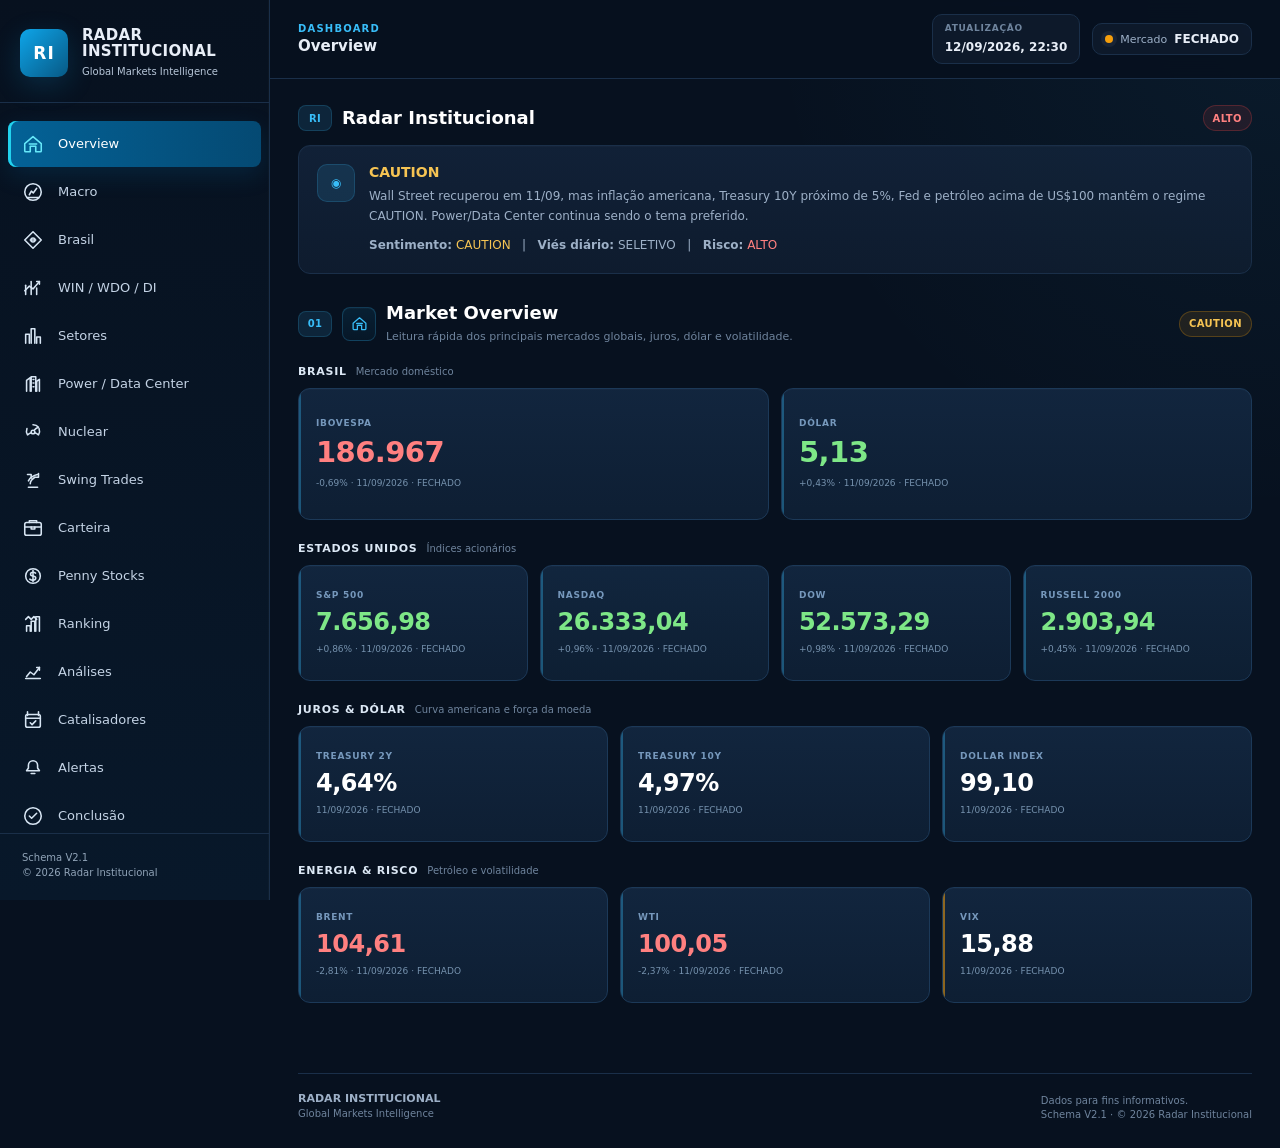
<file: index.html>
<!DOCTYPE html>
<html lang="pt-BR">

<head>
    <meta charset="UTF-8">

    <meta name="viewport"
          content="width=device-width, initial-scale=1.0">

    <meta name="description"
          content="Radar Institucional V2.1 - Global Markets Intelligence">

    <title>Radar Institucional</title>

    <link rel="stylesheet"
          href="css/style.css">
</head>

<body class="app-shell">

    <!-- =========================================================
         SIDEBAR
         Etapa 1: estrutura preparada para navegação entre páginas.
         A lógica de troca de páginas será adicionada ao radar.js
         somente na Etapa 3.
         ========================================================= -->

    <aside class="sidebar">

        <div class="sidebar-brand">

            <div class="logo-icon">
                RI
            </div>

            <div class="sidebar-brand-text">
                <h1>RADAR INSTITUCIONAL</h1>
                <span>Global Markets Intelligence</span>
            </div>

        </div>

        <nav class="sidebar-nav" aria-label="Navegação principal">
                <a href="#overview" class="sidebar-link is-active" data-page-target="overview">
                    <span class="sidebar-icon"><svg viewBox="0 0 24 24" aria-hidden="true"><path d="M3 11.5 12 4l9 7.5v8a1 1 0 0 1-1 1h-5v-6H9v6H4a1 1 0 0 1-1-1z"/><path d="M8 12h8"/></svg></span>
                    <span class="sidebar-label">Overview</span>
                </a>
                <a href="#macro" class="sidebar-link" data-page-target="macro">
                    <span class="sidebar-icon"><svg viewBox="0 0 24 24" aria-hidden="true"><circle cx="12" cy="12" r="9"/><path d="M8 15l2.2-4 2.1 2 3.7-5"/><path d="M6 18h12"/></svg></span>
                    <span class="sidebar-label">Macro</span>
                </a>
                <a href="#brazil" class="sidebar-link" data-page-target="brazil">
                    <span class="sidebar-icon"><svg viewBox="0 0 24 24" aria-hidden="true"><path d="M12 3 21 12 12 21 3 12z"/><path d="M9 12h6"/><circle cx="12" cy="12" r="2.2"/></svg></span>
                    <span class="sidebar-label">Brasil</span>
                </a>
                <a href="#winwdo" class="sidebar-link" data-page-target="winwdo">
                    <span class="sidebar-icon"><svg viewBox="0 0 24 24" aria-hidden="true"><path d="M4 19V9"/><path d="M10 19V5"/><path d="M16 19v-7"/><path d="M3 15l5-5 4 3 7-8"/><path d="M16 5h3v3"/></svg></span>
                    <span class="sidebar-label">WIN / WDO / DI</span>
                </a>
                <a href="#sectors" class="sidebar-link" data-page-target="sectors">
                    <span class="sidebar-icon"><svg viewBox="0 0 24 24" aria-hidden="true"><path d="M4 20V10h4v10"/><path d="M10 20V4h4v16"/><path d="M16 20v-7h4v7"/></svg></span>
                    <span class="sidebar-label">Setores</span>
                </a>
                <a href="#power" class="sidebar-link" data-page-target="power">
                    <span class="sidebar-icon"><svg viewBox="0 0 24 24" aria-hidden="true"><path d="M5 20V8l4-3v15"/><path d="M10 20V4h5v16"/><path d="M16 20V9l3-2v13"/><path d="M12 7h1"/><path d="M12 11h1"/><path d="M12 15h1"/></svg></span>
                    <span class="sidebar-label">Power / Data Center</span>
                </a>
                <a href="#nuclear" class="sidebar-link" data-page-target="nuclear">
                    <span class="sidebar-icon"><svg viewBox="0 0 24 24" aria-hidden="true"><circle cx="12" cy="12" r="2"/><path d="M12 4c2.5 0 4.6 1 6 2.8-1.6.5-3.1 1.4-4.2 2.8"/><path d="M5.4 8.2A8 8 0 0 0 6 15.2c1.1-1.2 2.4-2.1 4-2.5"/><path d="M18.6 8.2A8 8 0 0 1 18 15.2c-1.1-1.2-2.4-2.1-4-2.5"/></svg></span>
                    <span class="sidebar-label">Nuclear</span>
                </a>
                <a href="#swing" class="sidebar-link" data-page-target="swing">
                    <span class="sidebar-icon"><svg viewBox="0 0 24 24" aria-hidden="true"><path d="M7 20h10"/><path d="M9 16c0-3 2-5 5-7"/><path d="M14 9h4V5"/><path d="M7 13c2-4 5-6 10-7"/><path d="M6 6h4v4"/></svg></span>
                    <span class="sidebar-label">Swing Trades</span>
                </a>
                <a href="#portfolio" class="sidebar-link" data-page-target="portfolio">
                    <span class="sidebar-icon"><svg viewBox="0 0 24 24" aria-hidden="true"><rect x="3" y="6" width="18" height="14" rx="2"/><path d="M8 6V4h8v2"/><path d="M3 11h18"/><path d="M10 11v2h4v-2"/></svg></span>
                    <span class="sidebar-label">Carteira</span>
                </a>
                <a href="#penny" class="sidebar-link" data-page-target="penny">
                    <span class="sidebar-icon"><svg viewBox="0 0 24 24" aria-hidden="true"><circle cx="12" cy="12" r="8"/><path d="M14.8 8.8c-.7-.5-1.6-.8-2.5-.8-1.8 0-3 .8-3 2 0 1.3 1.1 1.8 2.9 2.1 1.9.4 2.8.8 2.8 2.1 0 1.4-1.3 2.3-3.2 2.3-1.2 0-2.4-.4-3.3-1.1"/><path d="M12 6v12"/></svg></span>
                    <span class="sidebar-label">Penny Stocks</span>
                </a>
                <a href="#ranking" class="sidebar-link" data-page-target="ranking">
                    <span class="sidebar-icon"><svg viewBox="0 0 24 24" aria-hidden="true"><path d="M5 20v-6h4v6"/><path d="M10 20V9h4v11"/><path d="M15 20V4h4v16"/><path d="M4 7l3-3 3 3 3-3 3 3"/></svg></span>
                    <span class="sidebar-label">Ranking</span>
                </a>
                <a href="#analysis" class="sidebar-link" data-page-target="analysis">
                    <span class="sidebar-icon"><svg viewBox="0 0 24 24" aria-hidden="true"><path d="M4 19h16"/><path d="M5 17l4-5 4 3 6-8"/><path d="M16 7h3v3"/></svg></span>
                    <span class="sidebar-label">Análises</span>
                </a>
                <a href="#catalysts" class="sidebar-link" data-page-target="catalysts">
                    <span class="sidebar-icon"><svg viewBox="0 0 24 24" aria-hidden="true"><path d="M6 3v4"/><path d="M18 3v4"/><rect x="4" y="6" width="16" height="14" rx="2"/><path d="M4 10h16"/><path d="m9 15 2 2 4-4"/></svg></span>
                    <span class="sidebar-label">Catalisadores</span>
                </a>
                <a href="#alerts" class="sidebar-link" data-page-target="alerts">
                    <span class="sidebar-icon"><svg viewBox="0 0 24 24" aria-hidden="true"><path d="M12 4a5 5 0 0 0-5 5v3l-2 3h14l-2-3V9a5 5 0 0 0-5-5z"/><path d="M10 18h4"/></svg></span>
                    <span class="sidebar-label">Alertas</span>
                </a>
                <a href="#conclusion" class="sidebar-link" data-page-target="conclusion">
                    <span class="sidebar-icon"><svg viewBox="0 0 24 24" aria-hidden="true"><circle cx="12" cy="12" r="9"/><path d="m8 12 2.5 2.5L16 9"/></svg></span>
                    <span class="sidebar-label">Conclusão</span>
                </a>
        </nav>

        <div class="sidebar-meta">
            <span>Schema V2.1</span>
            <span>© 2026 Radar Institucional</span>
        </div>

    </aside>


    <!-- =========================================================
         CONTEÚDO PRINCIPAL
         ========================================================= -->

    <div class="app-content">

        <!-- =====================================================
             TOP BAR
             IDs mantidos para compatibilidade com js/radar.js
             ===================================================== -->

        <header class="header">

            <div class="page-context">

                <span class="page-context-label">
                    Dashboard
                </span>

                <strong class="page-context-title">
                    Global Markets Intelligence
                </strong>

            </div>

            <div class="header-info">

                <div>
                    <span class="label">
                        Atualização
                    </span>

                    <strong id="dataAtualizacao">
                        --
                    </strong>
                </div>

                <div class="market-status">

                    <span id="marketStatusDot" class="status-dot"></span>

                    Mercado

                    <strong id="marketStatus">
                        --
                    </strong>

                </div>

            </div>

        </header>


        <main class="container">

            <!-- =================================================
                 RESUMO EXECUTIVO PERSISTENTE
                 Não faz parte das 15 páginas de navegação.
                 IDs originais preservados.
                 ================================================= -->

<section id="radar-summary">

            <div class="section-header">

                <div>

                    <span class="section-number">
                        RI
                    </span>

                    <h2>
                        Radar Institucional
                    </h2>

                </div>

                <span id="riskBadge" class="badge">
                    --
                </span>

            </div>

            <div class="alert-box radar-summary-box">

                <div class="alert-icon">
                    ◉
                </div>

                <div>

                    <h3 id="marketRegime">
                        --
                    </h3>

                    <p id="radarSummary">
                        --
                    </p>

                    <p>
                        <strong>Sentimento:</strong>
                        <span id="institutionalSentiment">--</span>
                        &nbsp; | &nbsp;

                        <strong>Viés diário:</strong>
                        <span id="dailyBias">--</span>
                        &nbsp; | &nbsp;

                        <strong>Risco:</strong>
                        <span id="riskLevel">--</span>
                    </p>

                </div>

            </div>

        </section>


            <!-- =================================================
                 15 PÁGINAS INTERNAS
                 Apenas a organização visual muda.
                 Todos os IDs internos continuam iguais.
                 ================================================= -->

            <div class="radar-pages">

<section id="overview" class="radar-page is-active" data-page="overview">

            <div class="section-header overview-page-header">

                <div class="section-title-row">
                    <span class="section-number">01</span>

                    <span class="section-page-icon" aria-hidden="true"></span>

                    <div class="section-title-copy">
                        <h2>Market Overview</h2>
                        <p>Leitura rápida dos principais mercados globais, juros, dólar e volatilidade.</p>
                    </div>
                </div>

                <span id="overviewBadge" class="badge">
                    --
                </span>

            </div>

            <div class="overview-groups">

                <div class="overview-group">

                    <div class="overview-group-title">
                        <span>Brasil</span>
                        <small>Mercado doméstico</small>
                    </div>

                    <div class="overview-grid overview-grid-2">

                        <div class="metric-card metric-card-featured">
                            <span>IBOVESPA</span>
                            <strong id="ibovespa">--</strong>
                            <small id="ibovespaMeta">--</small>
                        </div>

                        <div class="metric-card metric-card-featured">
                            <span>DÓLAR</span>
                            <strong id="dolar">--</strong>
                            <small id="dolarMeta">USD / BRL</small>
                        </div>

                    </div>

                </div>


                <div class="overview-group">

                    <div class="overview-group-title">
                        <span>Estados Unidos</span>
                        <small>Índices acionários</small>
                    </div>

                    <div class="overview-grid overview-grid-4">

                        <div class="metric-card">
                            <span>S&amp;P 500</span>
                            <strong id="sp500">--</strong>
                            <small id="sp500Meta">--</small>
                        </div>

                        <div class="metric-card">
                            <span>NASDAQ</span>
                            <strong id="nasdaq">--</strong>
                            <small id="nasdaqMeta">--</small>
                        </div>

                        <div class="metric-card">
                            <span>DOW</span>
                            <strong id="dow">--</strong>
                            <small id="dowMeta">--</small>
                        </div>

                        <div class="metric-card">
                            <span>RUSSELL 2000</span>
                            <strong id="russell2000">--</strong>
                            <small id="russell2000Meta">--</small>
                        </div>

                    </div>

                </div>


                <div class="overview-group">

                    <div class="overview-group-title">
                        <span>Juros &amp; Dólar</span>
                        <small>Curva americana e força da moeda</small>
                    </div>

                    <div class="overview-grid overview-grid-3">

                        <div class="metric-card">
                            <span>TREASURY 2Y</span>
                            <strong id="treasury2y">--</strong>
                            <small id="treasury2yMeta">Yield</small>
                        </div>

                        <div class="metric-card">
                            <span>TREASURY 10Y</span>
                            <strong id="treasury10y">--</strong>
                            <small id="treasury10yMeta">Yield</small>
                        </div>

                        <div class="metric-card">
                            <span>DOLLAR INDEX</span>
                            <strong id="dollarIndex">--</strong>
                            <small id="dollarIndexMeta">DXY</small>
                        </div>

                    </div>

                </div>


                <div class="overview-group">

                    <div class="overview-group-title">
                        <span>Energia &amp; Risco</span>
                        <small>Petróleo e volatilidade</small>
                    </div>

                    <div class="overview-grid overview-grid-3">

                        <div class="metric-card">
                            <span>BRENT</span>
                            <strong id="brent">--</strong>
                            <small id="brentMeta">USD</small>
                        </div>

                        <div class="metric-card">
                            <span>WTI</span>
                            <strong id="wti">--</strong>
                            <small id="wtiMeta">USD</small>
                        </div>

                        <div class="metric-card metric-card-risk">
                            <span>VIX</span>
                            <strong id="vix">--</strong>
                            <small id="vixMeta">Volatilidade</small>
                        </div>

                    </div>

                </div>

            </div>

        </section>
<section id="macro" class="radar-page" data-page="macro">

            <div class="section-header">

                <div class="section-title-row">
                    <span class="section-number">02</span>

                    <span class="section-page-icon" aria-hidden="true"></span>
                    <h2>Radar Macro</h2>
                </div>

            </div>

            <div class="table-container">

                <table>

                    <thead>
                        <tr>
                            <th>Evento</th>
                            <th>Data / Hora</th>
                            <th>Resultado</th>
                            <th>Expectativa</th>
                            <th>Impacto</th>
                            <th>WIN</th>
                            <th>WDO</th>
                            <th>Comentário</th>
                        </tr>
                    </thead>

                    <tbody id="macroTable"></tbody>

                </table>

            </div>

        </section>
<section id="brazil" class="radar-page" data-page="brazil">

            <div class="section-header">

                <div class="section-title-row">
                    <span class="section-number">03</span>

                    <span class="section-page-icon" aria-hidden="true"></span>
                    <h2>Brasil</h2>
                </div>

                <span id="brazilBias" class="badge">
                    --
                </span>

            </div>

            <div class="cards-grid">

                <div class="metric-card">
                    <span>IBOVESPA</span>
                    <strong id="brazilIbovespa">--</strong>
                    <small id="brazilIbovespaMeta">--</small>
                </div>

                <div class="metric-card">
                    <span>IBOVESPA FUTURO</span>
                    <strong id="ibovespaFutures">--</strong>
                    <small id="ibovespaFuturesMeta">--</small>
                </div>

                <div class="metric-card">
                    <span>DÓLAR BRL</span>
                    <strong id="brazilDollar">--</strong>
                    <small id="brazilDollarMeta">--</small>
                </div>

                <div class="metric-card">
                    <span>SELIC</span>
                    <strong id="selic">--</strong>
                    <small>Taxa básica</small>
                </div>

                <div class="metric-card">
                    <span>IPCA</span>
                    <strong id="ipca">--</strong>
                    <small>Inflação</small>
                </div>

                <div class="metric-card">
                    <span>PIB</span>
                    <strong id="gdp">--</strong>
                    <small>Crescimento</small>
                </div>

                <div class="metric-card">
                    <span>RISCO FISCAL</span>
                    <strong id="fiscalRisk">--</strong>
                    <small>Brasil</small>
                </div>

                <div class="metric-card">
                    <span>RISCO POLÍTICO</span>
                    <strong id="politicalRisk">--</strong>
                    <small>Brasil</small>
                </div>

            </div>

            <div class="alert-box">

                <div class="alert-icon">
                    BR
                </div>

                <div>
                    <h3>Comentário Brasil</h3>
                    <p id="brazilComment">--</p>
                </div>

            </div>

            <div class="two-columns">

                <div class="signal-card">

                    <div class="signal-header">
                        <span>Fluxo Estrangeiro</span>
                        <strong id="foreignFlowStatus">--</strong>
                    </div>

                    <ul>
                        <li>Diário: <strong id="foreignFlowDaily">--</strong></li>
                        <li>Mensal: <strong id="foreignFlowMonthly">--</strong></li>
                        <li>Ano: <strong id="foreignFlowYtd">--</strong></li>
                        <li>Tendência: <strong id="foreignFlowTrend">--</strong></li>
                    </ul>

                    <div class="confidence">
                        Dados <strong id="foreignFlowDelay">--</strong>
                    </div>

                </div>

                <div class="signal-card">

                    <div class="signal-header">
                        <span>Leitura do Fluxo</span>
                        <strong id="foreignFlowTrendBadge">--</strong>
                    </div>

                    <p id="foreignFlowComment">--</p>

                </div>

            </div>

        </section>
<section id="winwdo" class="radar-page" data-page="winwdo">

            <div class="section-header operational-page-header">

                <div class="section-title-row">
                    <span class="section-number">04</span>

                    <span class="section-page-icon" aria-hidden="true"></span>

                    <div class="section-title-copy">
                        <h2>WIN / WDO / DI — Operacional</h2>
                        <p>Viés institucional, condições de confirmação e leitura tática do pregão.</p>
                    </div>
                </div>

            </div>


            <div class="futures-dashboard">

                <article class="futures-panel futures-panel-win">

                    <div class="futures-panel-top">

                        <div class="futures-symbol">
                            <span class="futures-symbol-icon">W</span>

                            <div>
                                <small>Índice futuro</small>
                                <h3 id="winScenarioLabel">WIN</h3>
                            </div>
                        </div>

                        <span class="futures-bias-label">
                            <small>Viés</small>
                            <strong id="winBias">--</strong>
                        </span>

                    </div>

                    <div class="futures-conditions">
                        <span class="futures-label">Condições do cenário</span>
                        <ul id="winConditionsList"></ul>
                    </div>

                    <div class="confidence-grid">

                        <div class="confidence-box">
                            <span>Confiança compra</span>
                            <strong id="winBuyConfidence">--</strong>
                        </div>

                        <div class="confidence-box">
                            <span>Confiança venda</span>
                            <strong id="winSellConfidence">--</strong>
                        </div>

                    </div>

                </article>


                <article class="futures-panel futures-panel-wdo">

                    <div class="futures-panel-top">

                        <div class="futures-symbol">
                            <span class="futures-symbol-icon">$</span>

                            <div>
                                <small>Dólar futuro</small>
                                <h3>WDO</h3>
                            </div>
                        </div>

                        <span class="futures-bias-label">
                            <small>Viés</small>
                            <strong id="wdoBias">--</strong>
                        </span>

                    </div>

                    <div class="futures-conditions">
                        <span class="futures-label">Condições WDO / DI</span>
                        <ul id="wdoDiConditionsList"></ul>
                    </div>

                </article>


                <article class="futures-panel futures-panel-di">

                    <div class="futures-panel-top">

                        <div class="futures-symbol">
                            <span class="futures-symbol-icon">%</span>

                            <div>
                                <small>Curva de juros</small>
                                <h3>DI</h3>
                            </div>
                        </div>

                        <span class="futures-bias-label">
                            <small>Viés</small>
                            <strong id="diBias">--</strong>
                        </span>

                    </div>

                    <div class="futures-di-note">
                        <span class="futures-label">Leitura</span>
                        <p>
                            Use a leitura de DI em conjunto com WDO e WIN para confirmar
                            direção, força e sensibilidade do mercado a juros.
                        </p>
                    </div>

                </article>

            </div>


            <div class="conditions-section">

                <div class="conditions-section-header">

                    <div>
                        <span class="conditions-kicker">CHECKLIST</span>
                        <h3>Condições operacionais</h3>
                    </div>

                    <span class="conditions-help">
                        Confirmações usadas pelo Radar
                    </span>

                </div>

                <div class="table-container futures-table-container">

                    <table>

                        <thead>
                            <tr>
                                <th>Condição</th>
                                <th>WIN</th>
                                <th>WDO</th>
                                <th>DI</th>
                            </tr>
                        </thead>

                        <tbody id="futuresConditionsTable"></tbody>

                    </table>

                </div>

            </div>

        </section>
<section id="sectors" class="radar-page" data-page="sectors">

            <div class="section-header thematic-page-header">

                <div class="section-title-row">
                    <span class="section-number">05</span>

                    <span class="section-page-icon" aria-hidden="true"></span>

                    <div class="section-title-copy">
                        <h2>Setores</h2>
                        <p>Ranking temático por força relativa, tendência e viés institucional.</p>
                    </div>
                </div>

            </div>

            <div class="theme-intro-bar">
                <div>
                    <span class="theme-intro-kicker">MAPA SETORIAL</span>
                    <strong>Onde está a força do mercado</strong>
                </div>

                <span class="theme-intro-note">
                    Ranking dinâmico do Radar
                </span>
            </div>

            <div class="ranking-grid thematic-grid" id="sectorsGrid"></div>

        </section>
<section id="power" class="radar-page" data-page="power">

            <div class="section-header thematic-page-header">

                <div class="section-title-row">
                    <span class="section-number">06</span>

                    <span class="section-page-icon" aria-hidden="true"></span>

                    <div class="section-title-copy">
                        <h2>Power / Data Center Infrastructure</h2>
                        <p>Empresas ligadas à expansão de energia, infraestrutura elétrica e data centers.</p>
                    </div>
                </div>

            </div>

            <div class="theme-intro-bar theme-intro-power">
                <div>
                    <span class="theme-intro-kicker">TEMA ESTRUTURAL</span>
                    <strong>Infraestrutura para AI e expansão de capacidade</strong>
                </div>

                <span class="theme-intro-note">
                    Monitoramento institucional
                </span>
            </div>

            <div class="ranking-grid thematic-grid" id="powerGrid"></div>

        </section>
<section id="nuclear" class="radar-page" data-page="nuclear">

            <div class="section-header thematic-page-header">

                <div class="section-title-row">
                    <span class="section-number">07</span>

                    <span class="section-page-icon" aria-hidden="true"></span>

                    <div class="section-title-copy">
                        <h2>Nuclear</h2>
                        <p>Exposição ao ciclo nuclear, demanda energética e catalisadores do setor.</p>
                    </div>
                </div>

            </div>

            <div class="theme-intro-bar theme-intro-nuclear">
                <div>
                    <span class="theme-intro-kicker">ENERGIA ESTRATÉGICA</span>
                    <strong>Capacidade firme para o novo ciclo de demanda</strong>
                </div>

                <span class="theme-intro-note">
                    Catalisadores e risco
                </span>
            </div>

            <div class="ranking-grid thematic-grid" id="nuclearGrid"></div>

        </section>
<section id="swing" class="radar-page" data-page="swing">

            <div class="section-header decision-page-header">

                <div class="section-title-row">
                    <span class="section-number">08</span>

                    <span class="section-page-icon" aria-hidden="true"></span>

                    <div class="section-title-copy">
                        <h2>Swing Trades</h2>
                        <p>Setup, risco/retorno, viés técnico e tese operacional dos ativos monitorados.</p>
                    </div>
                </div>

            </div>

            <div class="decision-intro-bar">
                <div>
                    <span class="decision-intro-kicker">OPORTUNIDADES TÁTICAS</span>
                    <strong>Priorize setups com melhor combinação entre tese, risco e confirmação técnica</strong>
                </div>

                <span class="decision-intro-note">
                    Execução disciplinada
                </span>
            </div>

            <div class="table-container decision-table">

                <table>

                    <thead>
                        <tr>
                            <th>Ativo</th>
                            <th>Preço</th>
                            <th>Entrada</th>
                            <th>Stop</th>
                            <th>Target</th>
                            <th>R/R</th>
                            <th>Viés</th>
                            <th>Recomendação</th>
                        </tr>
                    </thead>

                    <tbody id="swingTable"></tbody>

                </table>

            </div>

            <div class="decision-detail-header">
                <div>
                    <span class="decision-detail-kicker">TESE &amp; CATALISADORES</span>
                    <h3>Leitura detalhada dos setups</h3>
                </div>
            </div>

            <div id="swingDetails" class="ranking-grid decision-cards-grid"></div>

        </section>
<section id="portfolio" class="radar-page" data-page="portfolio">

            <div class="section-header decision-page-header">

                <div class="section-title-row">
                    <span class="section-number">09</span>

                    <span class="section-page-icon" aria-hidden="true"></span>

                    <div class="section-title-copy">
                        <h2>Minha Carteira</h2>
                        <p>Posições atuais, variação, risco e recomendação institucional por ativo.</p>
                    </div>
                </div>

            </div>

            <div class="decision-intro-bar decision-intro-portfolio">
                <div>
                    <span class="decision-intro-kicker">GESTÃO DE POSIÇÃO</span>
                    <strong>Monitore risco, viés e catalisadores antes de aumentar ou reduzir exposição</strong>
                </div>

                <span class="decision-intro-note">
                    Controle de carteira
                </span>
            </div>

            <div class="table-container decision-table">

                <table>

                    <thead>
                        <tr>
                            <th>Ativo</th>
                            <th>Preço</th>
                            <th>Variação</th>
                            <th>Viés</th>
                            <th>Risco</th>
                            <th>Recomendação</th>
                        </tr>
                    </thead>

                    <tbody id="portfolioTable"></tbody>

                </table>

            </div>

            <div class="decision-detail-header">
                <div>
                    <span class="decision-detail-kicker">POSIÇÃO &amp; TESE</span>
                    <h3>Detalhes da carteira</h3>
                </div>
            </div>

            <div id="portfolioDetails" class="ranking-grid decision-cards-grid"></div>

        </section>
<section id="penny" class="radar-page" data-page="penny">

            <div class="section-header">

                <div class="section-title-row">
                    <span class="section-number">10</span>

                    <span class="section-page-icon" aria-hidden="true"></span>
                    <h2>Penny Stocks</h2>
                </div>

            </div>

            <div class="ranking-grid" id="pennyGrid"></div>

        </section>
<section id="ranking" class="radar-page" data-page="ranking">

            <div class="section-header decision-page-header">

                <div class="section-title-row">
                    <span class="section-number">11</span>

                    <span class="section-page-icon" aria-hidden="true"></span>

                    <div class="section-title-copy">
                        <h2>Ranking Institucional</h2>
                        <p>Prioridade relativa dos ativos combinando score, recomendação, risco e justificativa.</p>
                    </div>
                </div>

            </div>

            <div class="decision-intro-bar decision-intro-ranking">
                <div>
                    <span class="decision-intro-kicker">PRIORIDADE INSTITUCIONAL</span>
                    <strong>Os ativos melhor posicionados aparecem no topo do ranking</strong>
                </div>

                <span class="decision-intro-note">
                    Score 1–10
                </span>
            </div>

            <div class="table-container decision-table ranking-decision-table">

                <table>

                    <thead>
                        <tr>
                            <th>Rank</th>
                            <th>Ticker</th>
                            <th>Empresa</th>
                            <th>Score</th>
                            <th>Recomendação</th>
                            <th>Risco</th>
                            <th>Motivo</th>
                        </tr>
                    </thead>

                    <tbody id="rankingTable"></tbody>

                </table>

            </div>

        </section>
<section id="analysis" class="radar-page" data-page="analysis">

            <div class="section-header intelligence-page-header">

                <div class="section-title-row">
                    <span class="section-number">12</span>

                    <span class="section-page-icon" aria-hidden="true"></span>

                    <div class="section-title-copy">
                        <h2>Análises</h2>
                        <p>Leitura fundamentalista e técnica consolidada por ativo e tese.</p>
                    </div>
                </div>

            </div>

            <div class="intelligence-intro-bar intelligence-intro-analysis">
                <div>
                    <span class="intelligence-intro-kicker">DUPLA VALIDAÇÃO</span>
                    <strong>Fundamentos sustentam a tese; técnica define timing e risco de execução</strong>
                </div>

                <span class="intelligence-intro-note">
                    Fundamental + Técnica
                </span>
            </div>

            <div class="analysis-stack">

                <div class="analysis-block">

                    <div class="analysis-block-header">
                        <div>
                            <span class="analysis-block-kicker">FUNDAMENTOS</span>
                            <h3>Análise Fundamentalista</h3>
                        </div>

                        <span class="analysis-block-note">
                            Qualidade da tese
                        </span>
                    </div>

                    <div class="table-container intelligence-table">

                        <table>
                            <thead>
                                <tr>
                                    <th>Ativo</th>
                                    <th>Valuation</th>
                                    <th>Crescimento</th>
                                    <th>Margens</th>
                                    <th>Balanço</th>
                                    <th>Conclusão</th>
                                </tr>
                            </thead>

                            <tbody id="fundamentalTable"></tbody>
                        </table>

                    </div>

                </div>


                <div class="analysis-block">

                    <div class="analysis-block-header">
                        <div>
                            <span class="analysis-block-kicker">TÉCNICA</span>
                            <h3>Análise Técnica</h3>
                        </div>

                        <span class="analysis-block-note">
                            Timing e estrutura
                        </span>
                    </div>

                    <div class="table-container intelligence-table">

                        <table>
                            <thead>
                                <tr>
                                    <th>Ativo</th>
                                    <th>Tendência</th>
                                    <th>Momentum</th>
                                    <th>Suporte</th>
                                    <th>Resistência</th>
                                    <th>Conclusão</th>
                                </tr>
                            </thead>

                            <tbody id="technicalTable"></tbody>
                        </table>

                    </div>

                </div>

            </div>

        </section>
<section id="catalysts" class="radar-page" data-page="catalysts">

            <div class="section-header intelligence-page-header">

                <div class="section-title-row">
                    <span class="section-number">13</span>

                    <span class="section-page-icon" aria-hidden="true"></span>

                    <div class="section-title-copy">
                        <h2>Catalisadores</h2>
                        <p>Eventos que podem alterar preço, percepção de risco ou prioridade do Radar.</p>
                    </div>
                </div>

            </div>

            <div class="intelligence-intro-bar intelligence-intro-catalysts">
                <div>
                    <span class="intelligence-intro-kicker">EVENTOS DE IMPACTO</span>
                    <strong>Monitore o que pode acelerar, invalidar ou reprecificar a tese</strong>
                </div>

                <span class="intelligence-intro-note">
                    Timing de evento
                </span>
            </div>

            <div class="table-container intelligence-table catalysts-table">

                <table>

                    <thead>
                        <tr>
                            <th>Data</th>
                            <th>Ativo / Tema</th>
                            <th>Evento</th>
                            <th>Impacto</th>
                            <th>Leitura</th>
                        </tr>
                    </thead>

                    <tbody id="catalystsTable"></tbody>

                </table>

            </div>

        </section>
<section id="alerts" class="radar-page" data-page="alerts">

            <div class="section-header intelligence-page-header">

                <div class="section-title-row">
                    <span class="section-number">14</span>

                    <span class="section-page-icon" aria-hidden="true"></span>

                    <div class="section-title-copy">
                        <h2>Alertas</h2>
                        <p>Pontos de atenção, riscos de cenário e condições que exigem monitoramento.</p>
                    </div>
                </div>

            </div>

            <div class="intelligence-intro-bar intelligence-intro-alerts">
                <div>
                    <span class="intelligence-intro-kicker">RISCO &amp; MONITORAMENTO</span>
                    <strong>Priorize alertas que possam mudar direção, risco ou convicção</strong>
                </div>

                <span class="intelligence-intro-note">
                    Atenção operacional
                </span>
            </div>

            <div id="alertsList" class="alerts-grid intelligence-alerts-grid"></div>

        </section>
<section id="conclusion" class="radar-page" data-page="conclusion">

            <div class="section-header intelligence-page-header">

                <div class="section-title-row">
                    <span class="section-number">15</span>

                    <span class="section-page-icon" aria-hidden="true"></span>

                    <div class="section-title-copy">
                        <h2>Conclusão</h2>
                        <p>Síntese final do cenário, prioridades e postura recomendada pelo Radar.</p>
                    </div>
                </div>

            </div>

            <div class="intelligence-intro-bar intelligence-intro-conclusion">
                <div>
                    <span class="intelligence-intro-kicker">SÍNTESE EXECUTIVA</span>
                    <strong>Transforme o conjunto de sinais em uma postura clara de risco e execução</strong>
                </div>

                <span class="intelligence-intro-note">
                    Visão consolidada
                </span>
            </div>

            <div class="conclusion-panel">

                <div class="conclusion-panel-header">
                    <span>LEITURA FINAL</span>
                    <small>Radar Institucional</small>
                </div>

                <div id="conclusionText" class="conclusion-text"></div>

            </div>

        </section>

            </div>


            <!-- =================================================
                 FONTES
                 Mantida fora das 15 páginas e com os IDs originais.
                 ================================================= -->

<section id="sources">

            <div class="section-header">

                <div>
                    <span class="section-number">SRC</span>
                    <h2>Fontes</h2>
                </div>

            </div>

            <div class="table-container">

                <table>

                    <thead>
                        <tr>
                            <th>Fonte</th>
                            <th>Dados suportados</th>
                            <th>Coleta</th>
                        </tr>
                    </thead>

                    <tbody id="sourcesTable"></tbody>

                </table>

            </div>

        </section>

        </main>


        <!-- =====================================================
             FOOTER
             ===================================================== -->

        <footer>

            <div>

                <strong>
                    RADAR INSTITUCIONAL
                </strong>

                <p>
                    Global Markets Intelligence
                </p>

            </div>

            <div>

                <p>
                    Dados para fins informativos.
                </p>

                <p>
                    Schema V2.1 · © 2026 Radar Institucional
                </p>

            </div>

        </footer>

    </div>


    <!--
        Etapa 1:
        O radar.js permanece o mesmo.
        A navegação entre páginas será implementada na Etapa 3.
    -->
    <script src="js/radar.js"></script>

</body>

</html>
</file>
<file: css/style.css>
/* ============================================================
   RADAR INSTITUCIONAL — style.css
   Layout lateral / Dashboard
   Compatível com index.html V2.1
   ============================================================ */

:root {
    --bg: #07111f;
    --bg-soft: #0b1728;
    --panel: #0f1d30;
    --panel-2: #12233a;
    --panel-3: #162a45;

    --border: #223a58;
    --border-soft: #1a2f49;

    --text: #e8eef7;
    --text-soft: #9db0c7;
    --text-muted: #6f849d;

    --accent: #38bdf8;
    --accent-soft: rgba(56, 189, 248, 0.12);

    --positive: #22c55e;
    --negative: #ef4444;
    --warning: #f59e0b;

    --sidebar-width: 270px;
    --topbar-height: 78px;

    --radius-sm: 8px;
    --radius-md: 12px;
    --radius-lg: 16px;

    --shadow: 0 12px 30px rgba(0, 0, 0, 0.24);
}


/* ============================================================
   RESET
   ============================================================ */

* {
    box-sizing: border-box;
}

html {
    scroll-behavior: smooth;
    scroll-padding-top: calc(var(--topbar-height) + 24px);
}

body {
    margin: 0;
    min-height: 100vh;
    font-family:
        Inter,
        ui-sans-serif,
        system-ui,
        -apple-system,
        BlinkMacSystemFont,
        "Segoe UI",
        sans-serif;

    background:
        radial-gradient(
            circle at top right,
            rgba(56, 189, 248, 0.06),
            transparent 30%
        ),
        var(--bg);

    color: var(--text);
}

a {
    color: inherit;
    text-decoration: none;
}

button,
input,
select,
textarea {
    font: inherit;
}

table {
    border-collapse: collapse;
}

strong {
    font-weight: 700;
}


/* ============================================================
   APP SHELL
   ============================================================ */

.app-shell {
    display: flex;
    min-height: 100vh;
}

.app-content {
    min-width: 0;
    width: calc(100% - var(--sidebar-width));
    margin-left: var(--sidebar-width);
}


/* ============================================================
   SIDEBAR
   ============================================================ */

.sidebar {
    position: fixed;
    inset: 0 auto 0 0;

    width: var(--sidebar-width);
    height: 100vh;

    display: flex;
    flex-direction: column;

    background:
        linear-gradient(
            180deg,
            #0a1626 0%,
            #081320 100%
        );

    border-right: 1px solid var(--border-soft);

    z-index: 1000;
}

.sidebar-brand {
    display: flex;
    align-items: center;
    gap: 12px;

    padding: 22px 18px 20px;

    border-bottom: 1px solid var(--border-soft);
}

.logo-icon {
    width: 42px;
    height: 42px;

    flex: 0 0 42px;

    display: grid;
    place-items: center;

    border-radius: 12px;

    background:
        linear-gradient(
            135deg,
            var(--accent),
            #2563eb
        );

    color: #ffffff;

    font-size: 14px;
    font-weight: 800;
    letter-spacing: 0.06em;

    box-shadow:
        0 0 0 1px rgba(255,255,255,.06),
        0 8px 24px rgba(37, 99, 235, .25);
}

.sidebar-brand-text {
    min-width: 0;
}

.sidebar-brand-text h1 {
    margin: 0;

    font-size: 13px;
    line-height: 1.25;

    letter-spacing: 0.08em;
    font-weight: 800;
}

.sidebar-brand-text span {
    display: block;

    margin-top: 4px;

    color: var(--text-muted);

    font-size: 11px;
    line-height: 1.35;
}

.sidebar-nav {
    padding: 14px 10px;

    overflow-y: auto;

    scrollbar-width: thin;
    scrollbar-color: var(--border) transparent;
}

.sidebar-nav::-webkit-scrollbar {
    width: 6px;
}

.sidebar-nav::-webkit-scrollbar-thumb {
    background: var(--border);
    border-radius: 999px;
}

.sidebar-link {
    display: flex;
    align-items: center;
    gap: 10px;

    min-height: 42px;

    padding: 9px 10px;

    border: 1px solid transparent;
    border-radius: 10px;

    color: var(--text-soft);

    font-size: 13px;
    font-weight: 600;

    transition:
        background .18s ease,
        color .18s ease,
        border-color .18s ease,
        transform .18s ease;
}

.sidebar-link:hover {
    background: rgba(56, 189, 248, .07);
    border-color: rgba(56, 189, 248, .14);

    color: #ffffff;

    transform: translateX(2px);
}

.sidebar-link.is-active {
    background:
        linear-gradient(
            90deg,
            rgba(56, 189, 248, .16),
            rgba(56, 189, 248, .06)
        );

    border-color: rgba(56, 189, 248, .22);

    color: #ffffff;
}

.sidebar-number {
    width: 26px;

    flex: 0 0 26px;

    color: var(--accent);

    font-size: 10px;
    font-weight: 800;
    letter-spacing: .05em;

    text-align: center;
}

.sidebar-meta {
    margin-top: auto;

    padding: 14px 18px 18px;

    display: grid;
    gap: 4px;

    border-top: 1px solid var(--border-soft);

    color: var(--text-muted);

    font-size: 10px;
}


/* ============================================================
   HEADER / TOP BAR
   ============================================================ */

.header {
    position: sticky;
    top: 0;

    min-height: var(--topbar-height);

    display: flex;
    align-items: center;
    justify-content: space-between;
    gap: 22px;

    padding: 14px 28px;

    background: rgba(7, 17, 31, .92);

    border-bottom: 1px solid var(--border-soft);

    backdrop-filter: blur(12px);

    z-index: 900;
}

.page-context {
    min-width: 0;
}

.page-context-label {
    display: block;

    color: var(--accent);

    font-size: 10px;
    font-weight: 800;
    letter-spacing: .12em;

    text-transform: uppercase;
}

.page-context-title {
    display: block;

    margin-top: 3px;

    font-size: 15px;
    line-height: 1.2;
}

.header-info {
    display: flex;
    align-items: center;
    gap: 12px;
}

.header-info > div {
    min-width: 132px;

    padding: 8px 12px;

    background: rgba(15, 29, 48, .74);

    border: 1px solid var(--border-soft);
    border-radius: 10px;
}

.header-info .label {
    display: block;

    margin-bottom: 3px;

    color: var(--text-muted);

    font-size: 9px;
    font-weight: 700;
    letter-spacing: .08em;

    text-transform: uppercase;
}

.header-info strong {
    font-size: 12px;
}

.market-status {
    display: flex;
    align-items: center;
    gap: 7px;

    color: var(--text-soft);
    font-size: 11px;
}

.market-status strong {
    margin-left: auto;

    color: var(--text);
}

.status-dot {
    width: 8px;
    height: 8px;

    flex: 0 0 8px;

    border-radius: 50%;

    background: var(--text-muted);

    box-shadow: 0 0 0 4px rgba(148, 163, 184, .08);
}


/* ============================================================
   CONTENT
   ============================================================ */

.container {
    width: min(100%, 1680px);

    margin: 0 auto;

    padding: 26px 28px 42px;
}

section {
    margin-bottom: 28px;

    scroll-margin-top: calc(var(--topbar-height) + 18px);
}

.radar-pages {
    display: block;
}

/*
   Na Etapa 2 mantemos todas as páginas renderizadas.
   A navegação por página será controlada no radar.js na Etapa 3.
*/
.radar-page {
    display: block;
}


/* ============================================================
   SECTION HEADERS
   ============================================================ */

.section-header {
    display: flex;
    align-items: center;
    justify-content: space-between;
    gap: 18px;

    margin-bottom: 14px;
}

.section-header > div:first-child {
    display: flex;
    align-items: center;
    gap: 10px;
}

.section-header h2 {
    margin: 0;

    color: #ffffff;

    font-size: 18px;
    line-height: 1.25;
    font-weight: 750;
}

.section-number {
    min-width: 34px;
    height: 26px;

    display: inline-flex;
    align-items: center;
    justify-content: center;

    padding: 0 8px;

    border-radius: 8px;

    background: var(--accent-soft);
    border: 1px solid rgba(56, 189, 248, .18);

    color: var(--accent);

    font-size: 10px;
    font-weight: 800;
    letter-spacing: .04em;
}


/* ============================================================
   BADGES / STATES
   ============================================================ */

.badge {
    display: inline-flex;
    align-items: center;
    justify-content: center;

    min-height: 26px;

    padding: 5px 9px;

    border-radius: 999px;

    background: rgba(148, 163, 184, .10);
    border: 1px solid rgba(148, 163, 184, .18);

    color: #cbd5e1;

    font-size: 10px;
    font-weight: 800;
    letter-spacing: .04em;
}

.bullish,
.positive {
    color: #7ee787 !important;
}

.badge.bullish,
.badge.positive {
    background: rgba(34, 197, 94, .10);
    border-color: rgba(34, 197, 94, .25);
}

.bearish {
    color: #ff8080 !important;
}

.badge.bearish {
    background: rgba(239, 68, 68, .10);
    border-color: rgba(239, 68, 68, .25);
}

.warning {
    color: #f6c453 !important;
}

.badge.warning {
    background: rgba(245, 158, 11, .10);
    border-color: rgba(245, 158, 11, .25);
}


/* ============================================================
   CARDS
   ============================================================ */

.cards-grid {
    display: grid;

    grid-template-columns:
        repeat(4, minmax(0, 1fr));

    gap: 12px;
}

.metric-card,
.signal-card,
.ranking-card,
.alert-box {
    background:
        linear-gradient(
            180deg,
            rgba(18, 35, 58, .88),
            rgba(15, 29, 48, .88)
        );

    border: 1px solid var(--border-soft);
    border-radius: var(--radius-md);

    box-shadow:
        inset 0 1px 0 rgba(255,255,255,.02);
}

.metric-card {
    min-height: 108px;

    display: flex;
    flex-direction: column;
    justify-content: center;

    padding: 15px;
}

.metric-card span {
    color: var(--text-muted);

    font-size: 10px;
    font-weight: 800;
    letter-spacing: .08em;

    text-transform: uppercase;
}

.metric-card strong {
    display: block;

    margin-top: 7px;

    color: #ffffff;

    font-size: 22px;
    line-height: 1.1;
}

.metric-card small {
    display: block;

    margin-top: 7px;

    color: var(--text-muted);

    font-size: 10px;
}

.two-columns {
    display: grid;

    grid-template-columns:
        repeat(2, minmax(0, 1fr));

    gap: 14px;

    margin-top: 14px;
}

.signal-card {
    padding: 16px;
}

.signal-card.buy {
    border-left: 3px solid rgba(34, 197, 94, .66);
}

.signal-card.sell {
    border-left: 3px solid rgba(239, 68, 68, .66);
}

.signal-header {
    display: flex;
    align-items: center;
    justify-content: space-between;
    gap: 12px;

    margin-bottom: 12px;

    color: var(--text-soft);

    font-size: 12px;
    font-weight: 700;
}

.signal-header strong {
    color: #ffffff;
}

.signal-card p {
    margin: 0;

    color: var(--text-soft);

    font-size: 12px;
    line-height: 1.65;
}

.signal-card ul {
    margin: 10px 0 0;
    padding-left: 18px;
}

.signal-card li {
    margin: 7px 0;

    color: var(--text-soft);

    font-size: 12px;
}

.confidence {
    display: flex;
    justify-content: space-between;
    gap: 12px;

    margin-top: 12px;
    padding-top: 10px;

    border-top: 1px solid var(--border-soft);

    color: var(--text-muted);

    font-size: 11px;
}

.confidence strong {
    color: var(--text);
}


/* ============================================================
   ALERT BOX
   ============================================================ */

.alert-box {
    display: flex;
    align-items: flex-start;
    gap: 14px;

    padding: 16px;

    margin-top: 14px;
}

.radar-summary-box {
    padding: 18px;
}

.alert-icon {
    width: 38px;
    height: 38px;

    flex: 0 0 38px;

    display: grid;
    place-items: center;

    border-radius: 10px;

    background: var(--accent-soft);
    border: 1px solid rgba(56, 189, 248, .18);

    color: var(--accent);

    font-size: 12px;
    font-weight: 800;
}

.alert-box h3 {
    margin: 0 0 7px;

    color: #ffffff;

    font-size: 14px;
}

.alert-box p {
    margin: 0;

    color: var(--text-soft);

    font-size: 12px;
    line-height: 1.65;
}

.alert-box p + p {
    margin-top: 9px;
}


/* ============================================================
   RANKING / DETAIL CARDS
   ============================================================ */

.ranking-grid {
    display: grid;

    grid-template-columns:
        repeat(3, minmax(0, 1fr));

    gap: 12px;
}

.ranking-card {
    padding: 15px;
}

.ranking-card .rank {
    color: var(--accent);

    font-size: 10px;
    font-weight: 800;
    letter-spacing: .08em;
}

.ranking-card .ticker {
    margin-top: 5px;
    margin-bottom: 11px;

    color: #ffffff;

    font-size: 15px;
    font-weight: 750;
}

.ranking-card .strategy {
    margin-top: 7px;

    color: var(--text-soft);

    font-size: 11px;
    line-height: 1.55;
}

.ranking-card .strategy strong {
    color: #cbd8e8;
}


/* ============================================================
   TABLES
   ============================================================ */

.table-container {
    width: 100%;

    overflow-x: auto;

    background:
        linear-gradient(
            180deg,
            rgba(18, 35, 58, .82),
            rgba(15, 29, 48, .82)
        );

    border: 1px solid var(--border-soft);
    border-radius: var(--radius-md);

    box-shadow:
        inset 0 1px 0 rgba(255,255,255,.02);
}

table {
    width: 100%;

    min-width: 760px;
}

thead {
    background: rgba(7, 17, 31, .44);
}

th {
    padding: 11px 12px;

    border-bottom: 1px solid var(--border-soft);

    color: #8ca2bb;

    font-size: 9px;
    font-weight: 800;
    letter-spacing: .07em;

    text-align: left;
    text-transform: uppercase;
    white-space: nowrap;
}

td {
    padding: 11px 12px;

    border-bottom: 1px solid rgba(34, 58, 88, .52);

    color: var(--text-soft);

    font-size: 11px;
    line-height: 1.45;

    vertical-align: middle;
}

tbody tr:last-child td {
    border-bottom: 0;
}

tbody tr {
    transition: background .16s ease;
}

tbody tr:hover {
    background: rgba(56, 189, 248, .035);
}

td strong {
    color: #ffffff;
}


/* ============================================================
   SUBSECTIONS
   ============================================================ */

section h3 {
    margin: 0 0 10px;

    color: #dce7f3;

    font-size: 13px;
    font-weight: 750;
}


/* ============================================================
   FOOTER
   ============================================================ */

footer {
    display: flex;
    align-items: center;
    justify-content: space-between;
    gap: 18px;

    margin: 0 28px;
    padding: 18px 0 28px;

    border-top: 1px solid var(--border-soft);

    color: var(--text-muted);

    font-size: 10px;
}

footer strong {
    color: var(--text-soft);

    font-size: 11px;
}

footer p {
    margin: 3px 0 0;
}


/* ============================================================
   RESPONSIVE
   ============================================================ */

@media (max-width: 1280px) {

    .cards-grid {
        grid-template-columns:
            repeat(3, minmax(0, 1fr));
    }

    .ranking-grid {
        grid-template-columns:
            repeat(2, minmax(0, 1fr));
    }
}

@media (max-width: 1050px) {

    :root {
        --sidebar-width: 230px;
    }

    .container {
        padding-left: 20px;
        padding-right: 20px;
    }

    .header {
        padding-left: 20px;
        padding-right: 20px;
    }

    .cards-grid {
        grid-template-columns:
            repeat(2, minmax(0, 1fr));
    }

    .two-columns {
        grid-template-columns: 1fr;
    }

    footer {
        margin-left: 20px;
        margin-right: 20px;
    }
}

@media (max-width: 760px) {

    :root {
        --sidebar-width: 78px;
    }

    .sidebar-brand {
        justify-content: center;

        padding-left: 10px;
        padding-right: 10px;
    }

    .sidebar-brand-text,
    .sidebar-link > span:last-child,
    .sidebar-meta {
        display: none;
    }

    .sidebar-link {
        justify-content: center;
        padding-left: 8px;
        padding-right: 8px;
    }

    .sidebar-number {
        width: auto;
        flex-basis: auto;
    }

    .header {
        align-items: flex-start;
        flex-direction: column;

        min-height: auto;
    }

    .header-info {
        width: 100%;
    }

    .header-info > div {
        flex: 1;
        min-width: 0;
    }

    .cards-grid,
    .ranking-grid {
        grid-template-columns: 1fr;
    }

    .container {
        padding-top: 18px;
    }

    .section-header {
        align-items: flex-start;
    }

    footer {
        flex-direction: column;
        align-items: flex-start;
    }
}

@media (max-width: 520px) {

    :root {
        --sidebar-width: 64px;
    }

    .logo-icon {
        width: 38px;
        height: 38px;

        flex-basis: 38px;
    }

    .container {
        padding-left: 14px;
        padding-right: 14px;
    }

    .header {
        padding-left: 14px;
        padding-right: 14px;
    }

    .header-info {
        flex-direction: column;
    }

    .header-info > div {
        width: 100%;
    }

    footer {
        margin-left: 14px;
        margin-right: 14px;
    }
}
/* ============================================================
   V2 — SIDEBAR VISUAL REFERENCE
   Ícones outline + item ativo azul
   ============================================================ */

.sidebar {
    background:
        linear-gradient(180deg, #07111f 0%, #08182a 100%);
    box-shadow: inset -1px 0 0 rgba(255,255,255,.02);
}

.sidebar-brand {
    padding: 28px 20px 24px;
    gap: 14px;
}

.logo-icon {
    width: 48px;
    height: 48px;
    flex-basis: 48px;
    border-radius: 10px;
    font-size: 17px;
    background: linear-gradient(135deg, #0ea5e9 0%, #075985 100%);
    box-shadow: 0 8px 28px rgba(14, 165, 233, .18);
}

.sidebar-brand-text h1 {
    font-size: 15px;
    line-height: 1.05;
    letter-spacing: .02em;
}

.sidebar-brand-text span {
    margin-top: 5px;
    font-size: 10px;
    color: #b7c6d8;
}

.sidebar-nav {
    padding: 16px 8px 20px;
}

.sidebar-link {
    position: relative;
    display: flex;
    align-items: center;
    gap: 14px;
    min-height: 46px;
    padding: 10px 14px;
    margin: 2px 0;
    border: 0;
    border-radius: 8px;
    color: #c4d3e5;
    font-size: 13px;
    font-weight: 500;
    transform: none;
}

.sidebar-link:hover {
    background: rgba(14, 165, 233, .08);
    border-color: transparent;
    transform: none;
}

.sidebar-link.is-active {
    background: linear-gradient(90deg, rgba(3,105,161,.92), rgba(3,105,161,.64));
    border-color: transparent;
    color: #ffffff;
    box-shadow:
        inset 3px 0 0 #22d3ee,
        0 8px 24px rgba(2, 132, 199, .16);
}

.sidebar-icon {
    width: 22px;
    height: 22px;
    flex: 0 0 22px;
    display: inline-flex;
    align-items: center;
    justify-content: center;
    color: #d7e5f3;
}

.sidebar-link.is-active .sidebar-icon {
    color: #67e8f9;
}

.sidebar-icon svg,
.analysis-title-icon svg {
    width: 100%;
    height: 100%;
    fill: none;
    stroke: currentColor;
    stroke-width: 1.7;
    stroke-linecap: round;
    stroke-linejoin: round;
}

.sidebar-label {
    min-width: 0;
    line-height: 1.2;
}

.sidebar-meta {
    padding: 18px 22px 22px;
    font-size: 10px;
    color: #91a4b8;
}

/* ============================================================
   ANALYSIS — EMPILHADO VERTICAL
   ============================================================ */

.analysis-stack {
    display: grid;
    grid-template-columns: 1fr;
    gap: 34px;
}

.analysis-block {
    min-width: 0;
}

.analysis-title-row {
    display: flex;
    align-items: flex-start;
    gap: 14px;
    margin: 0 0 16px;
}

.analysis-title-icon {
    width: 34px;
    height: 34px;
    flex: 0 0 34px;
    display: inline-flex;
    align-items: center;
    justify-content: center;
    color: #67e8f9;
}

.analysis-title-row h3 {
    margin: 0;
    color: #ffffff;
    font-size: 17px;
    font-weight: 750;
}

.analysis-title-row p {
    margin: 4px 0 0;
    color: #9fb4ca;
    font-size: 12px;
    line-height: 1.5;
}

#analysis .table-container {
    overflow-x: auto;
}

#analysis table {
    min-width: 100%;
}

@media (max-width: 760px) {
    .sidebar-link {
        justify-content: center;
        padding-left: 10px;
        padding-right: 10px;
    }

    .sidebar-label {
        display: none;
    }

    .sidebar-icon {
        width: 24px;
        height: 24px;
        flex-basis: 24px;
    }
}

/* ============================================================
   V3 — OVERVIEW + WIN / WDO / DI
   Segunda passada visual
   ============================================================ */

.section-title-copy {
    min-width: 0;
}

.section-title-copy h2 {
    margin: 0;
}

.section-title-copy p {
    margin: 4px 0 0;
    color: var(--text-muted);
    font-size: 11px;
    line-height: 1.45;
}


/* ============================================================
   OVERVIEW
   ============================================================ */

.overview-page-header {
    margin-bottom: 20px;
}

.overview-groups {
    display: grid;
    gap: 22px;
}

.overview-group {
    min-width: 0;
}

.overview-group-title {
    display: flex;
    align-items: baseline;
    gap: 9px;
    margin-bottom: 10px;
}

.overview-group-title > span {
    color: #dce8f5;
    font-size: 11px;
    font-weight: 800;
    letter-spacing: .065em;
    text-transform: uppercase;
}

.overview-group-title > small {
    color: var(--text-muted);
    font-size: 10px;
}

.overview-grid {
    display: grid;
    gap: 12px;
}

.overview-grid-2 {
    grid-template-columns: repeat(2, minmax(0, 1fr));
}

.overview-grid-3 {
    grid-template-columns: repeat(3, minmax(0, 1fr));
}

.overview-grid-4 {
    grid-template-columns: repeat(4, minmax(0, 1fr));
}

#overview .metric-card {
    position: relative;
    min-height: 116px;
    overflow: hidden;
    padding: 16px 17px;
    border-color: #1c3958;
    background:
        linear-gradient(
            180deg,
            rgba(18, 38, 63, .96),
            rgba(14, 31, 52, .96)
        );
}

#overview .metric-card::before {
    content: "";
    position: absolute;
    inset: 0 auto 0 0;
    width: 2px;
    background: rgba(56, 189, 248, .35);
}

#overview .metric-card:hover {
    border-color: rgba(56, 189, 248, .30);
    transform: translateY(-1px);
}

#overview .metric-card > span {
    color: #7698bc;
    font-size: 9px;
}

#overview .metric-card > strong {
    margin-top: 9px;
    font-size: 24px;
    letter-spacing: -.02em;
}

#overview .metric-card > small {
    margin-top: 8px;
    color: #7793af;
    font-size: 9px;
    line-height: 1.4;
}

#overview .metric-card-featured {
    min-height: 132px;
}

#overview .metric-card-featured > strong {
    font-size: 29px;
}

#overview .metric-card-risk::before {
    background: rgba(245, 158, 11, .55);
}


/* ============================================================
   WIN / WDO / DI
   ============================================================ */

.operational-page-header {
    margin-bottom: 20px;
}

.futures-dashboard {
    display: grid;
    grid-template-columns:
        minmax(0, 1.15fr)
        minmax(0, .925fr)
        minmax(0, .925fr);
    gap: 14px;
}

.futures-panel {
    position: relative;
    min-width: 0;
    min-height: 250px;
    padding: 18px;
    overflow: hidden;
    border: 1px solid #1c3958;
    border-radius: 14px;
    background:
        linear-gradient(
            180deg,
            rgba(18, 38, 63, .97),
            rgba(13, 29, 49, .97)
        );
    box-shadow:
        inset 0 1px 0 rgba(255,255,255,.025);
}

.futures-panel::before {
    content: "";
    position: absolute;
    top: 0;
    right: 0;
    width: 120px;
    height: 120px;
    pointer-events: none;
    background:
        radial-gradient(
            circle,
            rgba(56, 189, 248, .08),
            transparent 68%
        );
    transform: translate(35%, -35%);
}

.futures-panel-win {
    border-top: 2px solid rgba(34, 197, 94, .65);
}

.futures-panel-wdo {
    border-top: 2px solid rgba(56, 189, 248, .65);
}

.futures-panel-di {
    border-top: 2px solid rgba(245, 158, 11, .65);
}

.futures-panel-top {
    display: flex;
    align-items: center;
    justify-content: space-between;
    gap: 14px;
    margin-bottom: 18px;
}

.futures-symbol {
    display: flex;
    align-items: center;
    gap: 11px;
}

.futures-symbol-icon {
    width: 38px;
    height: 38px;
    flex: 0 0 38px;
    display: grid;
    place-items: center;
    border: 1px solid rgba(56, 189, 248, .22);
    border-radius: 10px;
    background: rgba(56, 189, 248, .08);
    color: #67e8f9;
    font-size: 15px;
    font-weight: 850;
}

.futures-symbol small {
    display: block;
    margin-bottom: 2px;
    color: var(--text-muted);
    font-size: 9px;
    font-weight: 700;
    letter-spacing: .06em;
    text-transform: uppercase;
}

.futures-symbol h3 {
    margin: 0;
    color: #ffffff;
    font-size: 20px;
    font-weight: 800;
}

.futures-bias-label {
    display: grid;
    gap: 4px;
    justify-items: end;
}

.futures-bias-label small {
    color: var(--text-muted);
    font-size: 9px;
    font-weight: 700;
    letter-spacing: .07em;
    text-transform: uppercase;
}

.futures-bias-label strong {
    color: #ffffff;
    font-size: 13px;
}

.futures-conditions {
    min-height: 104px;
    padding-top: 14px;
    border-top: 1px solid rgba(34, 58, 88, .70);
}

.futures-label {
    display: block;
    margin-bottom: 9px;
    color: #8eabc8;
    font-size: 9px;
    font-weight: 800;
    letter-spacing: .07em;
    text-transform: uppercase;
}

.futures-conditions ul {
    margin: 0;
    padding: 0;
    list-style: none;
}

.futures-conditions li {
    position: relative;
    margin: 8px 0;
    padding-left: 17px;
    color: #c1d0e0;
    font-size: 11px;
    line-height: 1.45;
}

.futures-conditions li::before {
    content: "";
    position: absolute;
    top: .48em;
    left: 0;
    width: 6px;
    height: 6px;
    border-radius: 50%;
    background: #38bdf8;
    box-shadow: 0 0 0 3px rgba(56, 189, 248, .10);
}

.confidence-grid {
    display: grid;
    grid-template-columns: repeat(2, minmax(0, 1fr));
    gap: 9px;
    margin-top: 13px;
}

.confidence-box {
    padding: 11px 12px;
    border: 1px solid rgba(34, 58, 88, .78);
    border-radius: 10px;
    background: rgba(7, 17, 31, .34);
}

.confidence-box span {
    display: block;
    color: var(--text-muted);
    font-size: 9px;
    font-weight: 700;
    text-transform: uppercase;
}

.confidence-box strong {
    display: block;
    margin-top: 5px;
    color: #ffffff;
    font-size: 15px;
}

.futures-di-note {
    padding-top: 14px;
    border-top: 1px solid rgba(34, 58, 88, .70);
}

.futures-di-note p {
    margin: 0;
    color: #a8bbcf;
    font-size: 11px;
    line-height: 1.65;
}

.conditions-section {
    margin-top: 24px;
}

.conditions-section-header {
    display: flex;
    align-items: end;
    justify-content: space-between;
    gap: 16px;
    margin-bottom: 10px;
}

.conditions-kicker {
    display: block;
    margin-bottom: 3px;
    color: #38bdf8;
    font-size: 9px;
    font-weight: 800;
    letter-spacing: .09em;
}

.conditions-section-header h3 {
    margin: 0;
    color: #ffffff;
    font-size: 14px;
}

.conditions-help {
    color: var(--text-muted);
    font-size: 10px;
}

.futures-table-container table {
    min-width: 620px;
}

#winwdo .futures-table-container th {
    padding-top: 10px;
    padding-bottom: 10px;
}

#winwdo .futures-table-container td {
    padding-top: 12px;
    padding-bottom: 12px;
}


/* ============================================================
   RESPONSIVE — OVERVIEW + FUTURES
   ============================================================ */

@media (max-width: 1250px) {

    .overview-grid-4 {
        grid-template-columns: repeat(2, minmax(0, 1fr));
    }

    .futures-dashboard {
        grid-template-columns: repeat(2, minmax(0, 1fr));
    }

    .futures-panel-win {
        grid-column: span 2;
    }
}

@media (max-width: 900px) {

    .overview-grid-3 {
        grid-template-columns: 1fr;
    }

    .overview-grid-2,
    .overview-grid-4 {
        grid-template-columns: repeat(2, minmax(0, 1fr));
    }

    .futures-dashboard {
        grid-template-columns: 1fr;
    }

    .futures-panel-win {
        grid-column: auto;
    }
}

@media (max-width: 600px) {

    .overview-grid-2,
    .overview-grid-4 {
        grid-template-columns: 1fr;
    }

    .overview-group-title {
        align-items: flex-start;
        flex-direction: column;
        gap: 2px;
    }

    .confidence-grid {
        grid-template-columns: 1fr;
    }

    .conditions-section-header {
        align-items: flex-start;
        flex-direction: column;
    }
}

/* ============================================================
   V4 — SETORES + POWER / DATA CENTER + NUCLEAR
   Segunda passada visual temática
   ============================================================ */

.thematic-page-header {
    margin-bottom: 18px;
}

.theme-intro-bar {
    display: flex;
    align-items: center;
    justify-content: space-between;
    gap: 18px;

    margin-bottom: 14px;
    padding: 14px 16px;

    border: 1px solid rgba(56, 189, 248, .16);
    border-radius: 12px;

    background:
        linear-gradient(
            90deg,
            rgba(14, 165, 233, .09),
            rgba(14, 165, 233, .025)
        );
}

.theme-intro-kicker {
    display: block;
    margin-bottom: 3px;

    color: #38bdf8;

    font-size: 9px;
    font-weight: 850;
    letter-spacing: .10em;
}

.theme-intro-bar strong {
    color: #eaf3fb;
    font-size: 13px;
    font-weight: 750;
}

.theme-intro-note {
    color: var(--text-muted);
    font-size: 10px;
    white-space: nowrap;
}

.theme-intro-power {
    border-color: rgba(34, 197, 94, .18);

    background:
        linear-gradient(
            90deg,
            rgba(34, 197, 94, .075),
            rgba(14, 165, 233, .025)
        );
}

.theme-intro-power .theme-intro-kicker {
    color: #4ade80;
}

.theme-intro-nuclear {
    border-color: rgba(245, 158, 11, .20);

    background:
        linear-gradient(
            90deg,
            rgba(245, 158, 11, .075),
            rgba(14, 165, 233, .025)
        );
}

.theme-intro-nuclear .theme-intro-kicker {
    color: #fbbf24;
}


/* ============================================================
   THEMATIC CARDS
   ============================================================ */

.thematic-grid {
    grid-template-columns:
        repeat(3, minmax(0, 1fr));

    gap: 14px;
}

.thematic-grid .ranking-card {
    position: relative;

    min-height: 220px;

    padding: 17px 17px 16px;

    overflow: hidden;

    border: 1px solid #1d3b5b;
    border-radius: 14px;

    background:
        linear-gradient(
            180deg,
            rgba(18, 38, 63, .98),
            rgba(13, 29, 49, .98)
        );

    box-shadow:
        inset 0 1px 0 rgba(255,255,255,.025);

    transition:
        transform .18s ease,
        border-color .18s ease,
        box-shadow .18s ease;
}

.thematic-grid .ranking-card::before {
    content: "";

    position: absolute;
    inset: 0 auto 0 0;

    width: 3px;

    background:
        linear-gradient(
            180deg,
            #38bdf8,
            rgba(56, 189, 248, .12)
        );
}

#power .thematic-grid .ranking-card::before {
    background:
        linear-gradient(
            180deg,
            #22c55e,
            rgba(34, 197, 94, .12)
        );
}

#nuclear .thematic-grid .ranking-card::before {
    background:
        linear-gradient(
            180deg,
            #f59e0b,
            rgba(245, 158, 11, .12)
        );
}

.thematic-grid .ranking-card:hover {
    transform: translateY(-2px);

    border-color:
        rgba(56, 189, 248, .34);

    box-shadow:
        0 12px 28px rgba(0,0,0,.16),
        inset 0 1px 0 rgba(255,255,255,.03);
}

#power .thematic-grid .ranking-card:hover {
    border-color:
        rgba(34, 197, 94, .30);
}

#nuclear .thematic-grid .ranking-card:hover {
    border-color:
        rgba(245, 158, 11, .30);
}


/* ranking number */

.thematic-grid .ranking-card .rank {
    display: inline-flex;
    align-items: center;
    justify-content: center;

    min-width: 32px;
    height: 24px;

    margin-bottom: 9px;
    padding: 0 8px;

    border-radius: 7px;

    background:
        rgba(56, 189, 248, .08);

    border:
        1px solid rgba(56, 189, 248, .16);

    color: #38bdf8;

    font-size: 9px;
    font-weight: 850;
    letter-spacing: .06em;
}

#power .thematic-grid .ranking-card .rank {
    background:
        rgba(34, 197, 94, .08);

    border-color:
        rgba(34, 197, 94, .16);

    color: #4ade80;
}

#nuclear .thematic-grid .ranking-card .rank {
    background:
        rgba(245, 158, 11, .08);

    border-color:
        rgba(245, 158, 11, .18);

    color: #fbbf24;
}


/* title / ticker */

.thematic-grid .ranking-card .ticker {
    margin: 0 0 14px;

    color: #ffffff;

    font-size: 18px;
    line-height: 1.15;
    font-weight: 800;
    letter-spacing: -.015em;
}


/* rows */

.thematic-grid .ranking-card .strategy {
    position: relative;

    margin: 0;
    padding: 7px 0;

    border-top:
        1px solid rgba(34, 58, 88, .46);

    color: #9fb4ca;

    font-size: 10.5px;
    line-height: 1.55;
}

.thematic-grid .ranking-card .strategy:first-of-type {
    border-top:
        1px solid rgba(34, 58, 88, .68);
}

.thematic-grid .ranking-card .strategy strong {
    color: #d6e3f0;
    font-weight: 750;
}


/* Last free-text comment looks like an analyst note */

.thematic-grid .ranking-card .strategy:last-child {
    margin-top: 8px;
    padding: 10px 11px;

    border:
        1px solid rgba(56, 189, 248, .10);

    border-radius: 9px;

    background:
        rgba(7, 17, 31, .30);

    color: #8fb0d0;

    font-size: 10px;
    line-height: 1.55;
}

#power .thematic-grid .ranking-card .strategy:last-child {
    border-color:
        rgba(34, 197, 94, .11);
}

#nuclear .thematic-grid .ranking-card .strategy:last-child {
    border-color:
        rgba(245, 158, 11, .11);
}


/* ============================================================
   SECTION-SPECIFIC EMPHASIS
   ============================================================ */

#sectors .thematic-grid .ranking-card {
    min-height: 200px;
}

#sectors .thematic-grid .ranking-card .ticker {
    font-size: 16px;
}

#power .thematic-grid .ranking-card,
#nuclear .thematic-grid .ranking-card {
    min-height: 290px;
}


/* ============================================================
   RESPONSIVE
   ============================================================ */

@media (max-width: 1250px) {

    .thematic-grid {
        grid-template-columns:
            repeat(2, minmax(0, 1fr));
    }
}

@media (max-width: 760px) {

    .theme-intro-bar {
        align-items: flex-start;
        flex-direction: column;
        gap: 6px;
    }

    .theme-intro-note {
        white-space: normal;
    }

    .thematic-grid {
        grid-template-columns: 1fr;
    }

    #sectors .thematic-grid .ranking-card,
    #power .thematic-grid .ranking-card,
    #nuclear .thematic-grid .ranking-card {
        min-height: auto;
    }
}

/* ============================================================
   V5 — SWING TRADES + CARTEIRA + RANKING
   Passada visual orientada a decisão
   ============================================================ */

.decision-page-header {
    margin-bottom: 18px;
}

.decision-intro-bar {
    display: flex;
    align-items: center;
    justify-content: space-between;
    gap: 18px;
    margin-bottom: 14px;
    padding: 14px 16px;
    border: 1px solid rgba(56, 189, 248, .16);
    border-radius: 12px;
    background: linear-gradient(90deg, rgba(56, 189, 248, .085), rgba(56, 189, 248, .02));
}

.decision-intro-portfolio {
    border-color: rgba(34, 197, 94, .16);
    background: linear-gradient(90deg, rgba(34, 197, 94, .075), rgba(56, 189, 248, .02));
}

.decision-intro-ranking {
    border-color: rgba(168, 85, 247, .18);
    background: linear-gradient(90deg, rgba(168, 85, 247, .08), rgba(56, 189, 248, .02));
}

.decision-intro-kicker {
    display: block;
    margin-bottom: 3px;
    color: #38bdf8;
    font-size: 9px;
    font-weight: 850;
    letter-spacing: .10em;
}

.decision-intro-portfolio .decision-intro-kicker {
    color: #4ade80;
}

.decision-intro-ranking .decision-intro-kicker {
    color: #c084fc;
}

.decision-intro-bar strong {
    color: #edf6ff;
    font-size: 13px;
    font-weight: 750;
}

.decision-intro-note {
    color: var(--text-muted);
    font-size: 10px;
    white-space: nowrap;
}

.decision-table {
    border-color: #1e3a58;
    background: linear-gradient(180deg, rgba(18, 38, 63, .95), rgba(13, 29, 49, .95));
}

.decision-table table {
    min-width: 900px;
}

#portfolio .decision-table table {
    min-width: 760px;
}

.ranking-decision-table table {
    min-width: 980px;
}

.decision-table thead {
    background: rgba(7, 17, 31, .58);
}

.decision-table th {
    padding-top: 12px;
    padding-bottom: 12px;
    color: #86a8c7;
    font-size: 9px;
}

.decision-table td {
    padding-top: 13px;
    padding-bottom: 13px;
    font-size: 11px;
}

.decision-table tbody tr:hover {
    background: linear-gradient(90deg, rgba(56, 189, 248, .055), rgba(56, 189, 248, .015));
}

.decision-table td:first-child strong {
    color: #ffffff;
    font-size: 12px;
}

#swing .decision-table td:nth-child(6) {
    color: #67e8f9;
    font-weight: 800;
}

#portfolio .decision-table td:nth-child(3) {
    font-weight: 750;
}

#ranking .decision-table td:nth-child(1) strong {
    color: #c084fc;
}

#ranking .decision-table td:nth-child(4) strong {
    color: #ffffff;
    font-size: 13px;
}

.decision-detail-header {
    display: flex;
    align-items: flex-end;
    justify-content: space-between;
    gap: 16px;
    margin: 24px 0 10px;
}

.decision-detail-kicker {
    display: block;
    margin-bottom: 3px;
    color: #38bdf8;
    font-size: 9px;
    font-weight: 850;
    letter-spacing: .10em;
}

#portfolio .decision-detail-kicker {
    color: #4ade80;
}

.decision-detail-header h3 {
    margin: 0;
    color: #ffffff;
    font-size: 14px;
}

.decision-cards-grid {
    grid-template-columns: repeat(3, minmax(0, 1fr));
    gap: 14px;
}

.decision-cards-grid .ranking-card {
    position: relative;
    min-height: 190px;
    padding: 17px;
    overflow: hidden;
    border: 1px solid #1d3a58;
    border-radius: 14px;
    background: linear-gradient(180deg, rgba(18, 38, 63, .97), rgba(13, 29, 49, .97));
}

.decision-cards-grid .ranking-card::before {
    content: "";
    position: absolute;
    inset: 0 auto 0 0;
    width: 3px;
    background: linear-gradient(180deg, #38bdf8, rgba(56, 189, 248, .12));
}

#portfolio .decision-cards-grid .ranking-card::before {
    background: linear-gradient(180deg, #22c55e, rgba(34, 197, 94, .12));
}

.decision-cards-grid .ranking-card .rank {
    display: inline-flex;
    align-items: center;
    justify-content: center;
    min-width: 32px;
    height: 24px;
    margin-bottom: 9px;
    padding: 0 8px;
    border-radius: 7px;
    border: 1px solid rgba(56, 189, 248, .16);
    background: rgba(56, 189, 248, .08);
    color: #38bdf8;
    font-size: 9px;
    font-weight: 850;
}

#portfolio .decision-cards-grid .ranking-card .rank {
    border-color: rgba(34, 197, 94, .16);
    background: rgba(34, 197, 94, .08);
    color: #4ade80;
}

.decision-cards-grid .ranking-card .ticker {
    margin: 0 0 12px;
    color: #ffffff;
    font-size: 16px;
    font-weight: 800;
}

.decision-cards-grid .ranking-card .strategy {
    margin: 0;
    padding: 8px 0;
    border-top: 1px solid rgba(34, 58, 88, .48);
    color: #9eb2c7;
    font-size: 10.5px;
    line-height: 1.55;
}

.decision-cards-grid .ranking-card .strategy strong {
    color: #d6e3f0;
}

.decision-cards-grid .ranking-card .strategy:last-child {
    margin-top: 7px;
    padding: 10px 11px;
    border: 1px solid rgba(56, 189, 248, .10);
    border-radius: 9px;
    background: rgba(7, 17, 31, .30);
    color: #8fb0d0;
}

#portfolio .decision-cards-grid .ranking-card .strategy:last-child {
    border-color: rgba(34, 197, 94, .11);
}

#ranking .decision-table tbody tr:nth-child(1) {
    background: linear-gradient(90deg, rgba(168, 85, 247, .10), rgba(168, 85, 247, .02));
}

#ranking .decision-table tbody tr:nth-child(2) {
    background: linear-gradient(90deg, rgba(56, 189, 248, .07), rgba(56, 189, 248, .015));
}

#ranking .decision-table tbody tr:nth-child(3) {
    background: linear-gradient(90deg, rgba(34, 197, 94, .055), rgba(34, 197, 94, .01));
}

@media (max-width: 1250px) {
    .decision-cards-grid {
        grid-template-columns: repeat(2, minmax(0, 1fr));
    }
}

@media (max-width: 760px) {
    .decision-intro-bar {
        align-items: flex-start;
        flex-direction: column;
        gap: 6px;
    }

    .decision-intro-note {
        white-space: normal;
    }

    .decision-cards-grid {
        grid-template-columns: 1fr;
    }
}

/* ============================================================
   V6 — ANÁLISES + CATALISADORES + ALERTAS + CONCLUSÃO
   Fechamento da segunda passada visual
   ============================================================ */

.intelligence-page-header {
    margin-bottom: 18px;
}

.intelligence-intro-bar {
    display: flex;
    align-items: center;
    justify-content: space-between;
    gap: 18px;

    margin-bottom: 16px;
    padding: 14px 16px;

    border: 1px solid rgba(56, 189, 248, .16);
    border-radius: 12px;

    background:
        linear-gradient(
            90deg,
            rgba(56, 189, 248, .08),
            rgba(56, 189, 248, .018)
        );
}

.intelligence-intro-kicker {
    display: block;
    margin-bottom: 3px;

    color: #38bdf8;
    font-size: 9px;
    font-weight: 850;
    letter-spacing: .10em;
}

.intelligence-intro-bar strong {
    color: #edf6ff;
    font-size: 13px;
    font-weight: 750;
}

.intelligence-intro-note {
    color: var(--text-muted);
    font-size: 10px;
    white-space: nowrap;
}

.intelligence-intro-analysis {
    border-color: rgba(56, 189, 248, .18);
}

.intelligence-intro-catalysts {
    border-color: rgba(245, 158, 11, .18);
    background:
        linear-gradient(
            90deg,
            rgba(245, 158, 11, .07),
            rgba(56, 189, 248, .018)
        );
}

.intelligence-intro-catalysts .intelligence-intro-kicker {
    color: #fbbf24;
}

.intelligence-intro-alerts {
    border-color: rgba(239, 68, 68, .18);
    background:
        linear-gradient(
            90deg,
            rgba(239, 68, 68, .07),
            rgba(56, 189, 248, .018)
        );
}

.intelligence-intro-alerts .intelligence-intro-kicker {
    color: #f87171;
}

.intelligence-intro-conclusion {
    border-color: rgba(168, 85, 247, .18);
    background:
        linear-gradient(
            90deg,
            rgba(168, 85, 247, .075),
            rgba(56, 189, 248, .018)
        );
}

.intelligence-intro-conclusion .intelligence-intro-kicker {
    color: #c084fc;
}


/* ============================================================
   ANÁLISES
   ============================================================ */

.analysis-stack {
    display: grid;
    gap: 24px;
}

.analysis-block {
    min-width: 0;
}

.analysis-block-header {
    display: flex;
    align-items: end;
    justify-content: space-between;
    gap: 14px;
    margin-bottom: 10px;
}

.analysis-block-kicker {
    display: block;
    margin-bottom: 3px;

    color: #38bdf8;
    font-size: 9px;
    font-weight: 850;
    letter-spacing: .10em;
}

.analysis-block h3 {
    margin: 0;
    color: #ffffff;
    font-size: 14px;
}

.analysis-block-note {
    color: var(--text-muted);
    font-size: 10px;
}

.intelligence-table {
    border-color: #1e3a58;

    background:
        linear-gradient(
            180deg,
            rgba(18, 38, 63, .95),
            rgba(13, 29, 49, .95)
        );
}

.intelligence-table table {
    min-width: 880px;
}

.intelligence-table thead {
    background: rgba(7, 17, 31, .58);
}

.intelligence-table th {
    padding-top: 12px;
    padding-bottom: 12px;
    color: #86a8c7;
    font-size: 9px;
}

.intelligence-table td {
    padding-top: 13px;
    padding-bottom: 13px;
    font-size: 11px;
}

.intelligence-table tbody tr:hover {
    background:
        linear-gradient(
            90deg,
            rgba(56, 189, 248, .05),
            rgba(56, 189, 248, .01)
        );
}

#analysis .intelligence-table td:first-child strong {
    color: #ffffff;
    font-size: 12px;
}


/* ============================================================
   CATALISADORES
   ============================================================ */

.catalysts-table table {
    min-width: 900px;
}

#catalysts .intelligence-table td:first-child {
    color: #fbbf24;
    font-weight: 750;
}

#catalysts .intelligence-table td:nth-child(2) strong {
    color: #ffffff;
}


/* ============================================================
   ALERTAS
   ============================================================ */

.intelligence-alerts-grid {
    display: grid;
    grid-template-columns: repeat(2, minmax(0, 1fr));
    gap: 14px;
}

.intelligence-alerts-grid > * {
    position: relative;
    min-height: 120px;
    padding: 16px 17px;
    overflow: hidden;

    border: 1px solid rgba(239, 68, 68, .18);
    border-radius: 13px;

    background:
        linear-gradient(
            180deg,
            rgba(40, 24, 30, .52),
            rgba(17, 27, 43, .90)
        );
}

.intelligence-alerts-grid > *::before {
    content: "";
    position: absolute;
    inset: 0 auto 0 0;
    width: 3px;

    background:
        linear-gradient(
            180deg,
            #ef4444,
            rgba(239, 68, 68, .12)
        );
}

.intelligence-alerts-grid > *:hover {
    border-color: rgba(239, 68, 68, .30);
}

.intelligence-alerts-grid strong {
    color: #ffffff;
}

.intelligence-alerts-grid p,
.intelligence-alerts-grid li,
.intelligence-alerts-grid span {
    color: #aebfd0;
    line-height: 1.55;
}


/* ============================================================
   CONCLUSÃO
   ============================================================ */

.conclusion-panel {
    position: relative;
    overflow: hidden;

    min-height: 240px;
    padding: 22px;

    border: 1px solid rgba(168, 85, 247, .20);
    border-radius: 15px;

    background:
        linear-gradient(
            180deg,
            rgba(29, 31, 55, .96),
            rgba(13, 27, 46, .98)
        );

    box-shadow:
        inset 0 1px 0 rgba(255,255,255,.025);
}

.conclusion-panel::before {
    content: "";
    position: absolute;
    width: 180px;
    height: 180px;
    right: -70px;
    top: -70px;

    background:
        radial-gradient(
            circle,
            rgba(168, 85, 247, .12),
            transparent 68%
        );
}

.conclusion-panel-header {
    display: flex;
    align-items: center;
    justify-content: space-between;
    gap: 14px;

    margin-bottom: 18px;
    padding-bottom: 12px;

    border-bottom:
        1px solid rgba(82, 66, 122, .34);
}

.conclusion-panel-header span {
    color: #c084fc;
    font-size: 9px;
    font-weight: 850;
    letter-spacing: .10em;
}

.conclusion-panel-header small {
    color: var(--text-muted);
    font-size: 10px;
}

.conclusion-text {
    position: relative;
    z-index: 1;

    color: #c7d5e3;
    font-size: 12px;
    line-height: 1.75;
}

.conclusion-text strong {
    color: #ffffff;
}

.conclusion-text p:first-child {
    margin-top: 0;
}

.conclusion-text p:last-child {
    margin-bottom: 0;
}


/* ============================================================
   RESPONSIVE
   ============================================================ */

@media (max-width: 900px) {

    .intelligence-alerts-grid {
        grid-template-columns: 1fr;
    }
}

@media (max-width: 760px) {

    .intelligence-intro-bar {
        align-items: flex-start;
        flex-direction: column;
        gap: 6px;
    }

    .intelligence-intro-note {
        white-space: normal;
    }

    .analysis-block-header {
        align-items: flex-start;
        flex-direction: column;
        gap: 4px;
    }

    .conclusion-panel {
        padding: 17px;
    }
}

/* ============================================================
   V7 — ÍCONES DA SIDEBAR NOS TÍTULOS DAS 15 PÁGINAS
   ============================================================ */

.section-title-row {
    display: flex;
    align-items: center;
    gap: 10px;
    min-width: 0;
}

.section-title-row .section-number {
    flex: 0 0 auto;
}

.section-page-icon {
    width: 34px;
    height: 34px;
    flex: 0 0 34px;

    display: inline-flex;
    align-items: center;
    justify-content: center;

    border: 1px solid rgba(56, 189, 248, .22);
    border-radius: 8px;

    background:
        linear-gradient(
            180deg,
            rgba(14, 165, 233, .10),
            rgba(14, 165, 233, .045)
        );

    color: #38bdf8;

    box-shadow:
        inset 0 1px 0 rgba(255,255,255,.025);
}

.section-page-icon svg {
    width: 17px;
    height: 17px;

    display: block;

    fill: none;
    stroke: currentColor;
    stroke-width: 1.8;
    stroke-linecap: round;
    stroke-linejoin: round;
}

.section-title-row .section-title-copy {
    min-width: 0;
}

/* Páginas simples que ainda usam h2 diretamente */
#macro .section-title-row h2,
#brazil .section-title-row h2,
#penny .section-title-row h2 {
    margin: 0;
}

/* Mantém badges à direita em Overview e Brasil */
#overview .section-header,
#brazil .section-header {
    justify-content: space-between;
}

/* Pequenas variações temáticas, coerentes com a identidade existente */
#power .section-page-icon,
#portfolio .section-page-icon {
    color: #4ade80;
    border-color: rgba(34, 197, 94, .20);
    background: rgba(34, 197, 94, .065);
}

#nuclear .section-page-icon,
#catalysts .section-page-icon {
    color: #fbbf24;
    border-color: rgba(245, 158, 11, .20);
    background: rgba(245, 158, 11, .065);
}

#alerts .section-page-icon {
    color: #f87171;
    border-color: rgba(239, 68, 68, .20);
    background: rgba(239, 68, 68, .06);
}

#ranking .section-page-icon,
#conclusion .section-page-icon {
    color: #c084fc;
    border-color: rgba(168, 85, 247, .20);
    background: rgba(168, 85, 247, .06);
}

@media (max-width: 600px) {
    .section-title-row {
        gap: 8px;
    }

    .section-page-icon {
        width: 32px;
        height: 32px;
        flex-basis: 32px;
    }

    .section-page-icon svg {
        width: 16px;
        height: 16px;
    }
}
</file>
